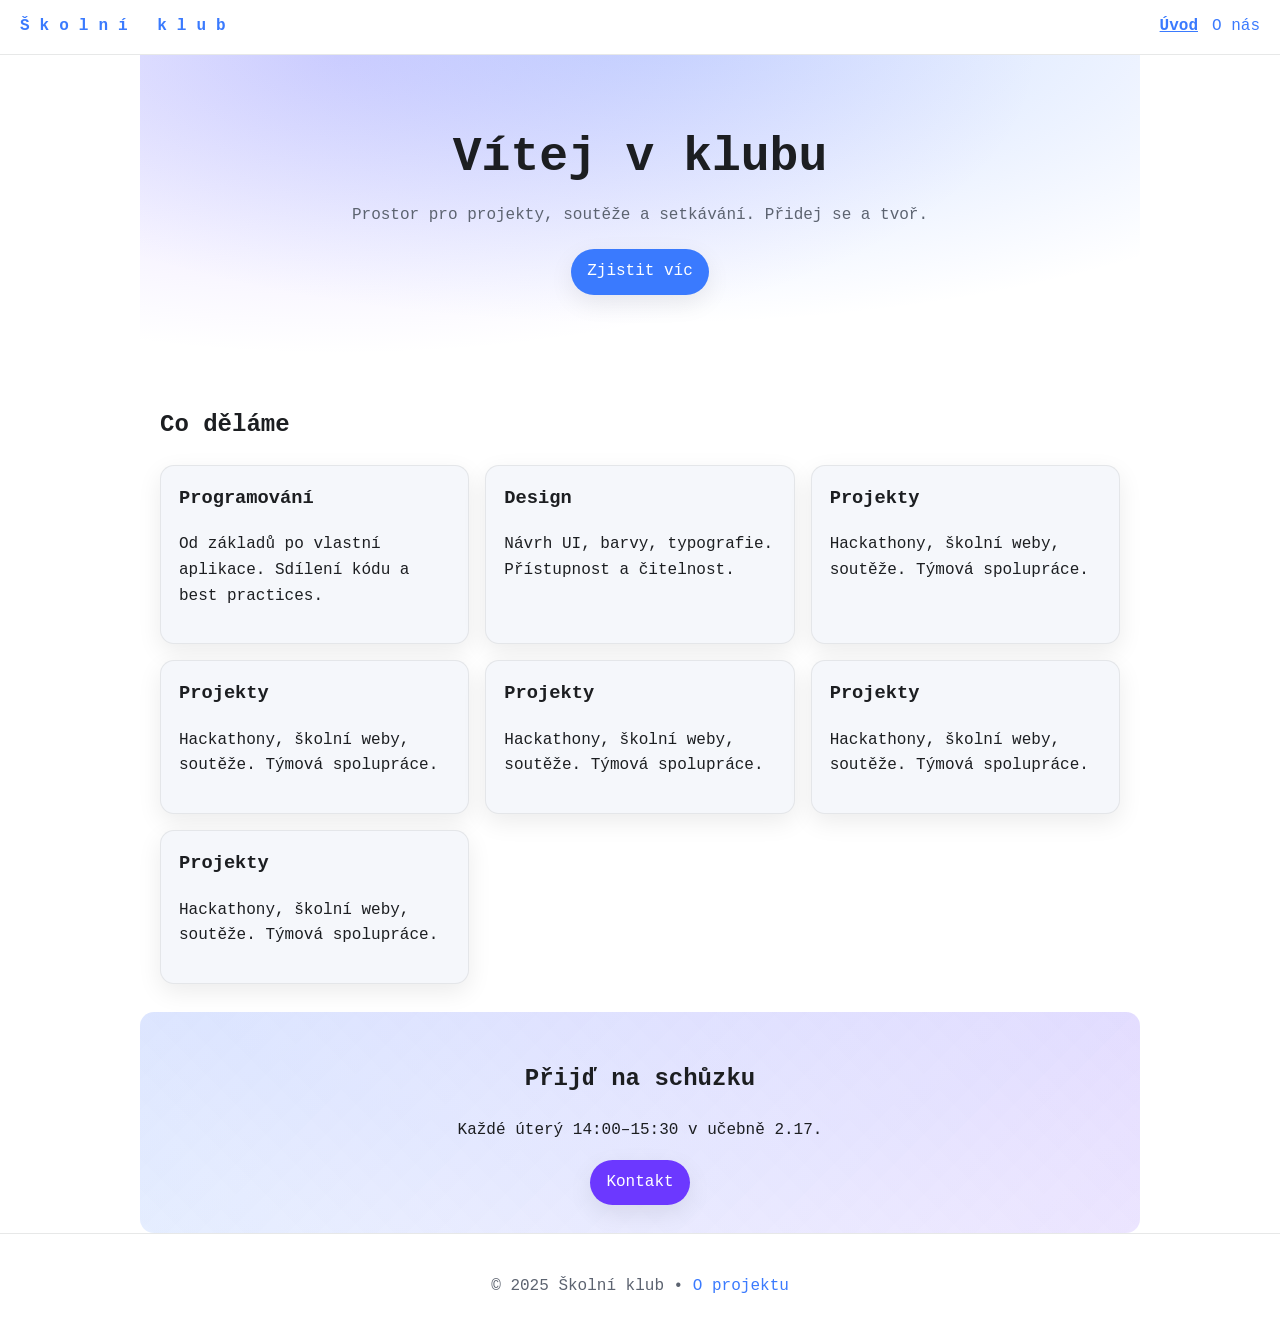
<file: index.html>
<!doctype html>
<html lang="cs">
<head>
  <meta charset="utf-8">
  <meta name="viewport" content="width=device-width,initial-scale=1">
  <title>Školní klub — Úvod</title>
  <link rel="stylesheet" href="styles.css">
</head>
<body>
<header class="site-header">
  <a class="logo" href="index.html">Školní klub</a>
  <nav aria-label="Hlavní navigace">
    <ul class="nav">
      <li><a aria-current="page" href="index.html">Úvod</a></li>
      <li><a href="about.html">O nás</a></li>
    </ul>
  </nav>
</header>

<main>
  <section class="hero">
    <h1>Vítej v klubu</h1>
    <p>Prostor pro projekty, soutěže a setkávání. Přidej se a tvoř.</p>
    <a class="btn" href="about.html">Zjistit víc</a>
  </section>

  <section class="cards" aria-labelledby="nabidka">
    <h2 id="nabidka">Co děláme</h2>
    <div class="grid">
      <article class="card">
        <h3>Programování</h3>
        <p>Od základů po vlastní aplikace. Sdílení kódu a best practices.</p>
      </article>
      <article class="card">
        <h3>Design</h3>
        <p>Návrh UI, barvy, typografie. Přístupnost a čitelnost.</p>
      </article>
      <article class="card">
        <h3>Projekty</h3>
        <p>Hackathony, školní weby, soutěže. Týmová spolupráce.</p>
      </article>
      <article class="card">
        <h3>Projekty</h3>
        <p>Hackathony, školní weby, soutěže. Týmová spolupráce.</p>
      </article>
            <article class="card">
        <h3>Projekty</h3>
        <p>Hackathony, školní weby, soutěže. Týmová spolupráce.</p>
      </article>
            <article class="card">
        <h3>Projekty</h3>
        <p>Hackathony, školní weby, soutěže. Týmová spolupráce.</p>
      </article>
            <article class="card">
        <h3>Projekty</h3>
        <p>Hackathony, školní weby, soutěže. Týmová spolupráce.</p>
      </article>
      </div>
  </section>

  <section class="cta">
    <h2>Přijď na schůzku</h2>
    <p>Každé úterý 14:00–15:30 v učebně 2.17.</p>
    <a class="btn secondary" href="about.html#kontakt">Kontakt</a>
  </section>
</main>

<footer class="site-footer">
  <p>&copy; 2025 Školní klub • <a href="about.html">O projektu</a></p>
</footer>
</body>
</html>
</file>
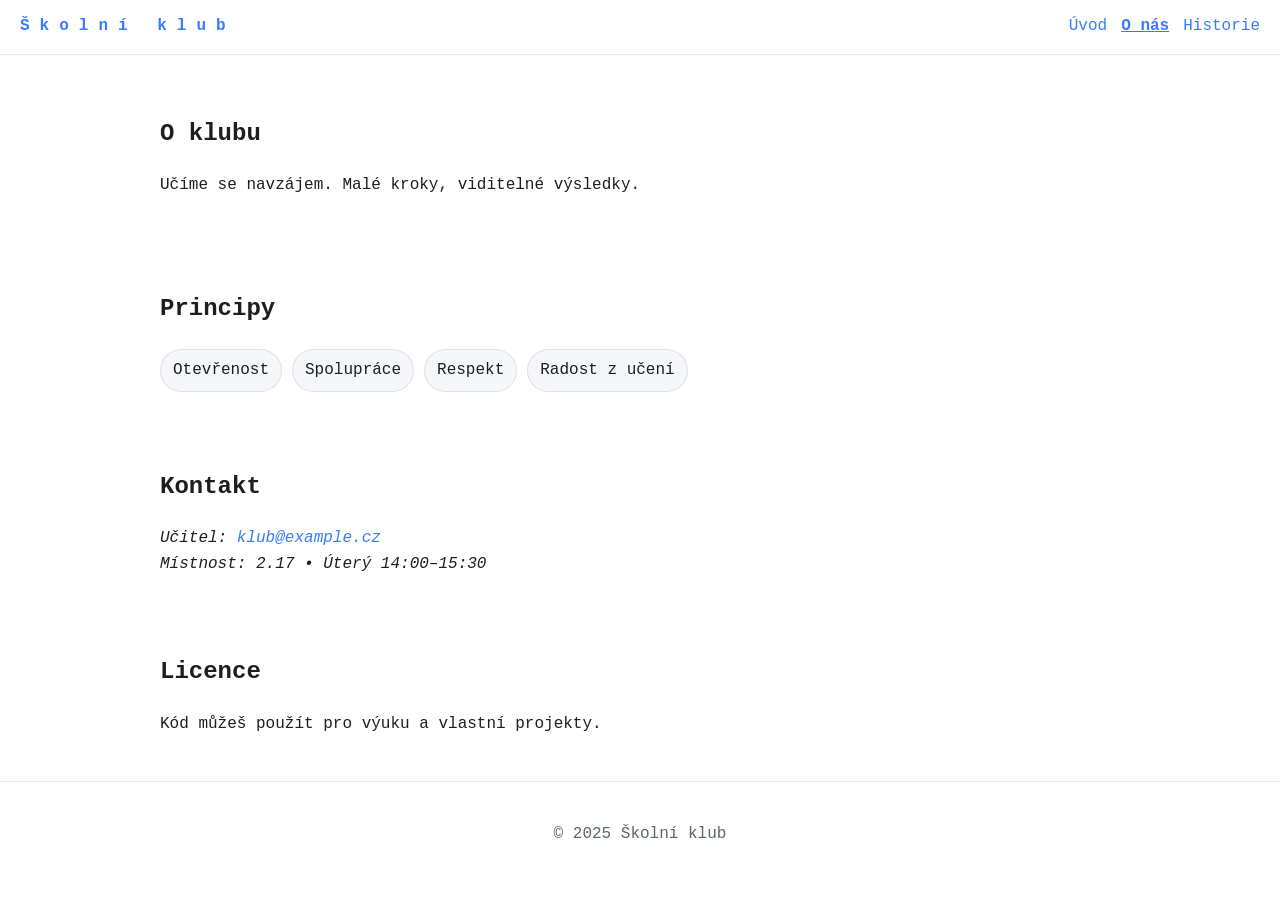
<file: about.html>
<!doctype html>
<html lang="cs">
<head>
  <meta charset="utf-8">
  <meta name="viewport" content="width=device-width,initial-scale=1">
  <title>Školní klub — O nás</title>
  <link rel="stylesheet" href="styles.css">
</head>
<body>
<header class="site-header">
  <a class="logo" href="index.html">Školní klub</a>
  <nav aria-label="Hlavní navigace">
    <ul class="nav">
      <li><a href="index.html">Úvod</a></li>
      <li><a aria-current="page" href="about.html">O nás</a></li>
      <li><a href="history.html">Historie</a></li>
    </ul>
  </nav>
</header>

<main>
  <section class="page-header">
    <h1>O klubu</h1>
    <p>Učíme se navzájem. Malé kroky, viditelné výsledky.</p>
  </section>

  <section aria-labelledby="principy">
    <h2 id="principy">Principy</h2>
    <ul class="pill-list">
      <li>Otevřenost</li>
      <li>Spolupráce</li>
      <li>Respekt</li>
      <li>Radost z učení</li>
    </ul>
  </section>

  <section id="kontakt" aria-labelledby="kont">
    <h2 id="kont">Kontakt</h2>
    <address>
      Učitel: <a href="mailto:klub@example.cz">klub@example.cz</a><br>
      Místnost: 2.17 • Úterý 14:00–15:30
    </address>
  </section>

  <section aria-labelledby="licence">
    <h2 id="licence">Licence</h2>
    <p>Kód můžeš použít pro výuku a vlastní projekty.</p>
  </section>
</main>

<footer class="site-footer">
  <p>&copy; 2025 Školní klub</p>
</footer>
</body>
</html>
</file>
<file: styles.css>
:root{
  --bg: #ffffff;
  --fg: #1c1e21;
  --muted: #5c6370;
  --brand: #3a7afe;
  --brand-2: #6c38ff;
  --card: #f5f7fb;
  --shadow: 0 8px 24px rgba(0,0,0,.08);
  --radius: 14px;
}
@media (prefers-color-scheme: dark){
  :root{
    --bg:#0f1216; --fg:#e6e8ea; --muted:#a0a7b1;
    --brand:#6aa3ff; --brand-2:#9b7cff; --card:#161a20;
    --shadow: 0 8px 24px rgba(0,0,0,.35);
  }
}
*{box-sizing:border-box}
html,body{height:100%}
body{
  margin:0; font:16px/1.6 system-ui, -apple-system, "Segoe UI", Roboto, Ubuntu, "Noto Sans", sans-serif;
  background: var(--bg); color: var(--fg);
  font-family: 'Courier New', Courier, monospace;
}
a{color:var(--brand); text-decoration:none}
a:hover{text-decoration:underline}

/* Header */
.site-header{
  display:flex; align-items:center; justify-content:space-between;
  padding:14px 20px; position:sticky; top:0; backdrop-filter:saturate(180%) blur(8px);
  background: color-mix(in oklab, var(--bg) 85%, transparent);
  border-bottom: 1px solid color-mix(in oklab, var(--fg) 10%, transparent);
}
.logo{font-weight:700; letter-spacing:10px}
.nav{list-style:none; display:flex; gap:14px; margin:0; padding:0}
.nav a[aria-current="page"]{font-weight:700; text-decoration:underline}

/* Hero */
.hero{
  padding:64px 20px; text-align:center;
  background:
    radial-gradient(800px 300px at 50% -10%, color-mix(in oklab, var(--brand) 25%, transparent), transparent),
    radial-gradient(700px 300px at 20% 0%, color-mix(in oklab, var(--brand-2) 18%, transparent), transparent);
}
.hero h1{font-size:clamp(32px,6vw,48px); margin:0 0 8px}
.hero p{margin:0 0 20px; color:var(--muted)}
.btn{
  display:inline-block; padding:10px 16px; border-radius:999px; background:var(--brand);
  color:#fff; box-shadow:var(--shadow); border:0;
}
.btn.secondary{background:var(--brand-2)}

/* Sections */
main section{max-width:1000px; margin:0 auto; padding:28px 20px}
.page-header{padding-top:40px}

/* Cards grid */
.grid{
  display:grid; grid-template-columns:repeat(3,1fr); gap:16px;
}
@media (max-width:900px){ .grid{grid-template-columns:repeat(2,1fr)} }
@media (max-width:600px){ .grid{grid-template-columns:1fr} }

.card{
  background:var(--card); padding:18px; border-radius:var(--radius);
  box-shadow:var(--shadow); border:1px solid color-mix(in oklab, var(--fg) 8%, transparent);
}
.card h3{margin-top:0}

/* Pills */
.pill-list{display:flex; flex-wrap:wrap; gap:10px; list-style:none; padding:0; margin:8px 0 0}
.pill-list li{padding:8px 12px; border-radius:999px; background:var(--card); border:1px solid color-mix(in oklab, var(--fg) 10%, transparent)}

/* CTA */
.cta{
  text-align:center;
  background:
    linear-gradient(135deg, color-mix(in oklab, var(--brand) 16%, transparent), transparent),
    linear-gradient(225deg, color-mix(in oklab, var(--brand-2) 16%, transparent), transparent);
  border-radius:var(--radius);
}

/* Footer */
.site-footer{
  padding:24px 20px; text-align:center; color:var(--muted);
  border-top:1px solid color-mix(in oklab, var(--fg) 10%, transparent);
}
</file>
